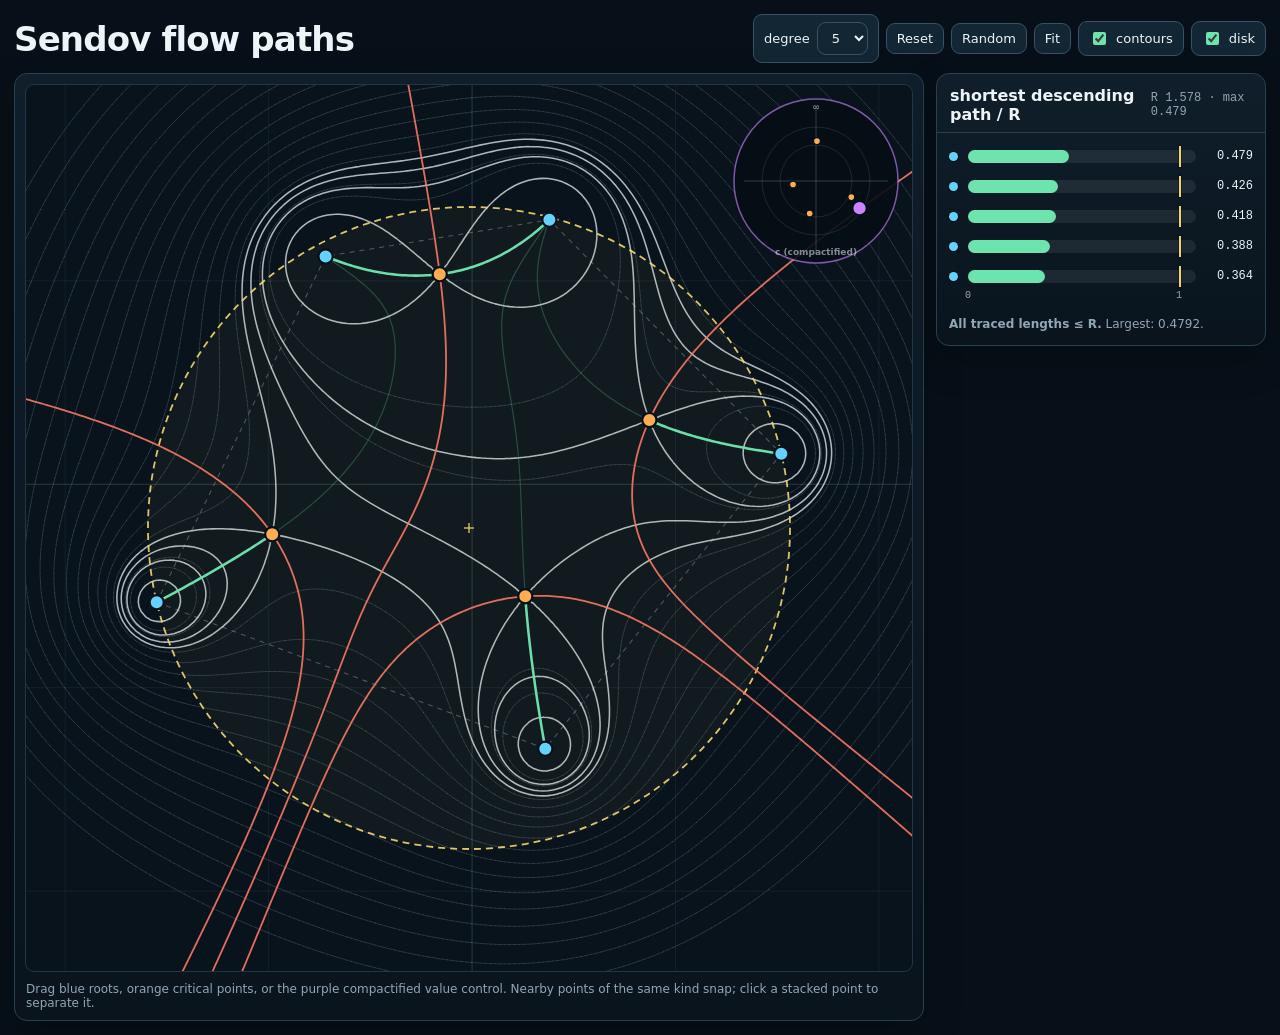
<file: sendov-flow/index.html>
<!doctype html>
<html lang="en">
<head>
<meta charset="utf-8" />
<meta name="viewport" content="width=device-width,initial-scale=1" />
<title>Sendov Flow Paths</title>
<link rel="stylesheet" href="sendov-flow.css">
</head>
<body>
<header>
  <h1>Sendov flow paths</h1>
  <div class="controls">
    <label class="control">degree <select id="degreeSelect"><option>3</option><option>4</option><option selected>5</option><option>6</option><option>7</option><option>8</option></select></label>
    <button id="resetBtn">Reset</button><button id="randomBtn">Random</button><button id="fitBtn">Fit</button>
    <label class="control"><input id="landscapeToggle" type="checkbox" checked> contours</label>
    <label class="control"><input id="diskToggle" type="checkbox" checked> disk</label>
  </div>
</header>
<main>
  <section class="card"><div class="plot-wrap"><div id="zPlot" class="plotbox"><canvas id="landscapeCanvas"></canvas><svg id="zSvg" viewBox="0 0 700 700" preserveAspectRatio="none"></svg></div></div><div class="hint">Drag blue roots, orange critical points, or the purple compactified value control. Nearby points of the same kind snap; click a stacked point to separate it.</div></section>
  <aside class="card"><div class="bars-head"><h2>shortest descending path / R</h2><span id="compactStatus" class="status"></span></div><div class="bars-body"><div id="flowBars" class="flow-bars"></div><div id="flowAxis" class="flow-axis"></div><div id="flowSummary" class="flow-summary"></div></div></aside>
</main>

<script src="sendov-flow-1.js"></script>
<script src="sendov-flow-2.js"></script>
<script src="sendov-flow-3.js"></script>
<script src="sendov-flow-4.js"></script>
</body>
</html>
</file>
<file: sendov-flow/sendov-flow.css>
:root{color-scheme:dark;--bg:#071018;--panel:#0d1822;--line:#29404f;--text:#edf5f8;--muted:#91a7b5;--root:#63d2ff;--critical:#ffad52;--parameter:#cc83ff;--down:#6de3ad;--ridge:#ff7a66;--disk:#f4d96c;--danger:#ff7182}
*{box-sizing:border-box}html,body{margin:0;min-height:100%;background:var(--bg);color:var(--text);font-family:Inter,ui-sans-serif,system-ui,-apple-system,Segoe UI,Roboto,Arial,sans-serif}body{padding:14px}
header{max-width:1420px;margin:0 auto 10px;display:flex;align-items:center;justify-content:space-between;gap:12px;flex-wrap:wrap}h1{font-size:clamp(22px,3vw,34px);margin:0;letter-spacing:-.025em}.controls{display:flex;gap:7px;align-items:center;flex-wrap:wrap}
button,select,label.control{border:1px solid #365264;background:#132634;color:var(--text);border-radius:9px;padding:7px 10px;font:inherit;font-size:13px}button{cursor:pointer}button:hover{background:#193244}label.control{display:inline-flex;gap:7px;align-items:center;cursor:pointer}input[type=checkbox]{accent-color:var(--down)}
main{max-width:1420px;margin:auto;display:grid;grid-template-columns:minmax(0,1fr) minmax(250px,330px);gap:12px;align-items:start}.card{background:linear-gradient(180deg,rgba(16,31,43,.98),rgba(9,20,29,.98));border:1px solid var(--line);border-radius:13px;box-shadow:0 14px 38px rgba(0,0,0,.23);overflow:hidden}.plot-wrap{padding:10px}.plotbox{position:relative;width:100%;aspect-ratio:1/1;min-height:480px;background:#08131c;overflow:hidden;border-radius:9px;border:1px solid #213746;touch-action:none}.plotbox canvas,.plotbox svg{position:absolute;inset:0;width:100%;height:100%}.plotbox svg{overflow:visible}.hint{padding:0 11px 10px;color:var(--muted);font-size:12px}.bars-head{padding:12px 13px 8px;border-bottom:1px solid var(--line);display:flex;justify-content:space-between;gap:8px;align-items:baseline}.bars-head h2{font-size:16px;margin:0}.status{font:12px ui-monospace,SFMono-Regular,Menlo,Consolas,monospace;color:var(--muted)}.bars-body{padding:12px}
.axis-line{stroke:rgba(220,240,250,.17);stroke-width:1;vector-effect:non-scaling-stroke}.grid-line{stroke:rgba(210,235,245,.06);stroke-width:1;vector-effect:non-scaling-stroke}.focus-boundary{fill:none;stroke:rgba(232,242,247,.28);stroke-width:1.1;stroke-dasharray:5 5;vector-effect:non-scaling-stroke;pointer-events:none}.enclosing-disk{fill:rgba(244,217,108,.035);stroke:rgba(244,217,108,.9);stroke-width:1.8;stroke-dasharray:7 5;vector-effect:non-scaling-stroke;pointer-events:none}.disk-center{stroke:rgba(244,217,108,.8);stroke-width:1.5;vector-effect:non-scaling-stroke;pointer-events:none}
.flow{fill:none;stroke-linecap:round;stroke-linejoin:round;vector-effect:non-scaling-stroke}.flow.down-secondary{stroke:rgba(109,227,173,.24);stroke-width:1.25}.flow.down-selected{stroke:rgba(109,227,173,.98);stroke-width:2.55}.flow.ridge{stroke:rgba(255,122,102,.88);stroke-width:1.8}.flow.unresolved{stroke:rgba(255,113,130,.45);stroke-width:1.4;stroke-dasharray:4 4}.node{cursor:grab;vector-effect:non-scaling-stroke}.node:active{cursor:grabbing}.root-node{fill:var(--root);stroke:#041018;stroke-width:2.2}.critical-node{fill:var(--critical);stroke:#041018;stroke-width:2.2}.stack-ring{fill:none;stroke:rgba(255,255,255,.65);stroke-width:1.5;vector-effect:non-scaling-stroke;pointer-events:none}.parameter-node{fill:var(--parameter);stroke:#041018;stroke-width:2.2}.critical-value-node{fill:var(--critical);stroke:#041018;stroke-width:1.2;pointer-events:none}
.compact-bg{fill:rgba(5,13,20,.9);stroke:rgba(204,131,255,.62);stroke-width:1.5;vector-effect:non-scaling-stroke;cursor:crosshair}.compact-ring{fill:none;stroke:rgba(232,242,247,.11);stroke-width:1;vector-effect:non-scaling-stroke;pointer-events:none}.compact-axis{stroke:rgba(232,242,247,.20);stroke-width:1;vector-effect:non-scaling-stroke;pointer-events:none}.compact-caption{fill:rgba(232,242,247,.55);font-size:9px;font-weight:650;pointer-events:none}
.flow-bars{display:grid;gap:8px}.flow-bar-row{display:grid;grid-template-columns:11px minmax(0,1fr) 49px;align-items:center;gap:8px;min-height:22px}.flow-bar-root{width:9px;height:9px;border-radius:50%;background:var(--root);box-shadow:0 0 0 1px #041018}.flow-bar-track{position:relative;height:13px;border-radius:999px;background:rgba(255,255,255,.075);overflow:visible}.flow-bar-fill{position:absolute;inset:0 auto 0 0;border-radius:999px;background:var(--down);min-width:1px;transition:width 35ms linear}.flow-bar-fill.over{background:var(--danger)}.flow-bar-threshold{position:absolute;top:-4px;bottom:-4px;width:2px;background:rgba(244,217,108,.98);box-shadow:0 0 0 1px rgba(0,0,0,.25)}.flow-bar-value{font:12px ui-monospace,SFMono-Regular,Menlo,Consolas,monospace;text-align:right}.flow-bar-value.over{color:var(--danger);font-weight:700}.flow-bar-value.unresolved{color:var(--muted)}.flow-axis{position:relative;height:20px;margin:1px 57px 0 19px;color:var(--muted);font:10px ui-monospace,SFMono-Regular,Menlo,Consolas,monospace}.flow-axis span{position:absolute;transform:translateX(-50%);top:2px}.flow-summary{margin-top:8px;color:var(--muted);font-size:12px;line-height:1.4}
[hidden]{display:none!important}@media(max-width:900px){main{grid-template-columns:1fr}.plotbox{min-height:370px}}
</file>
